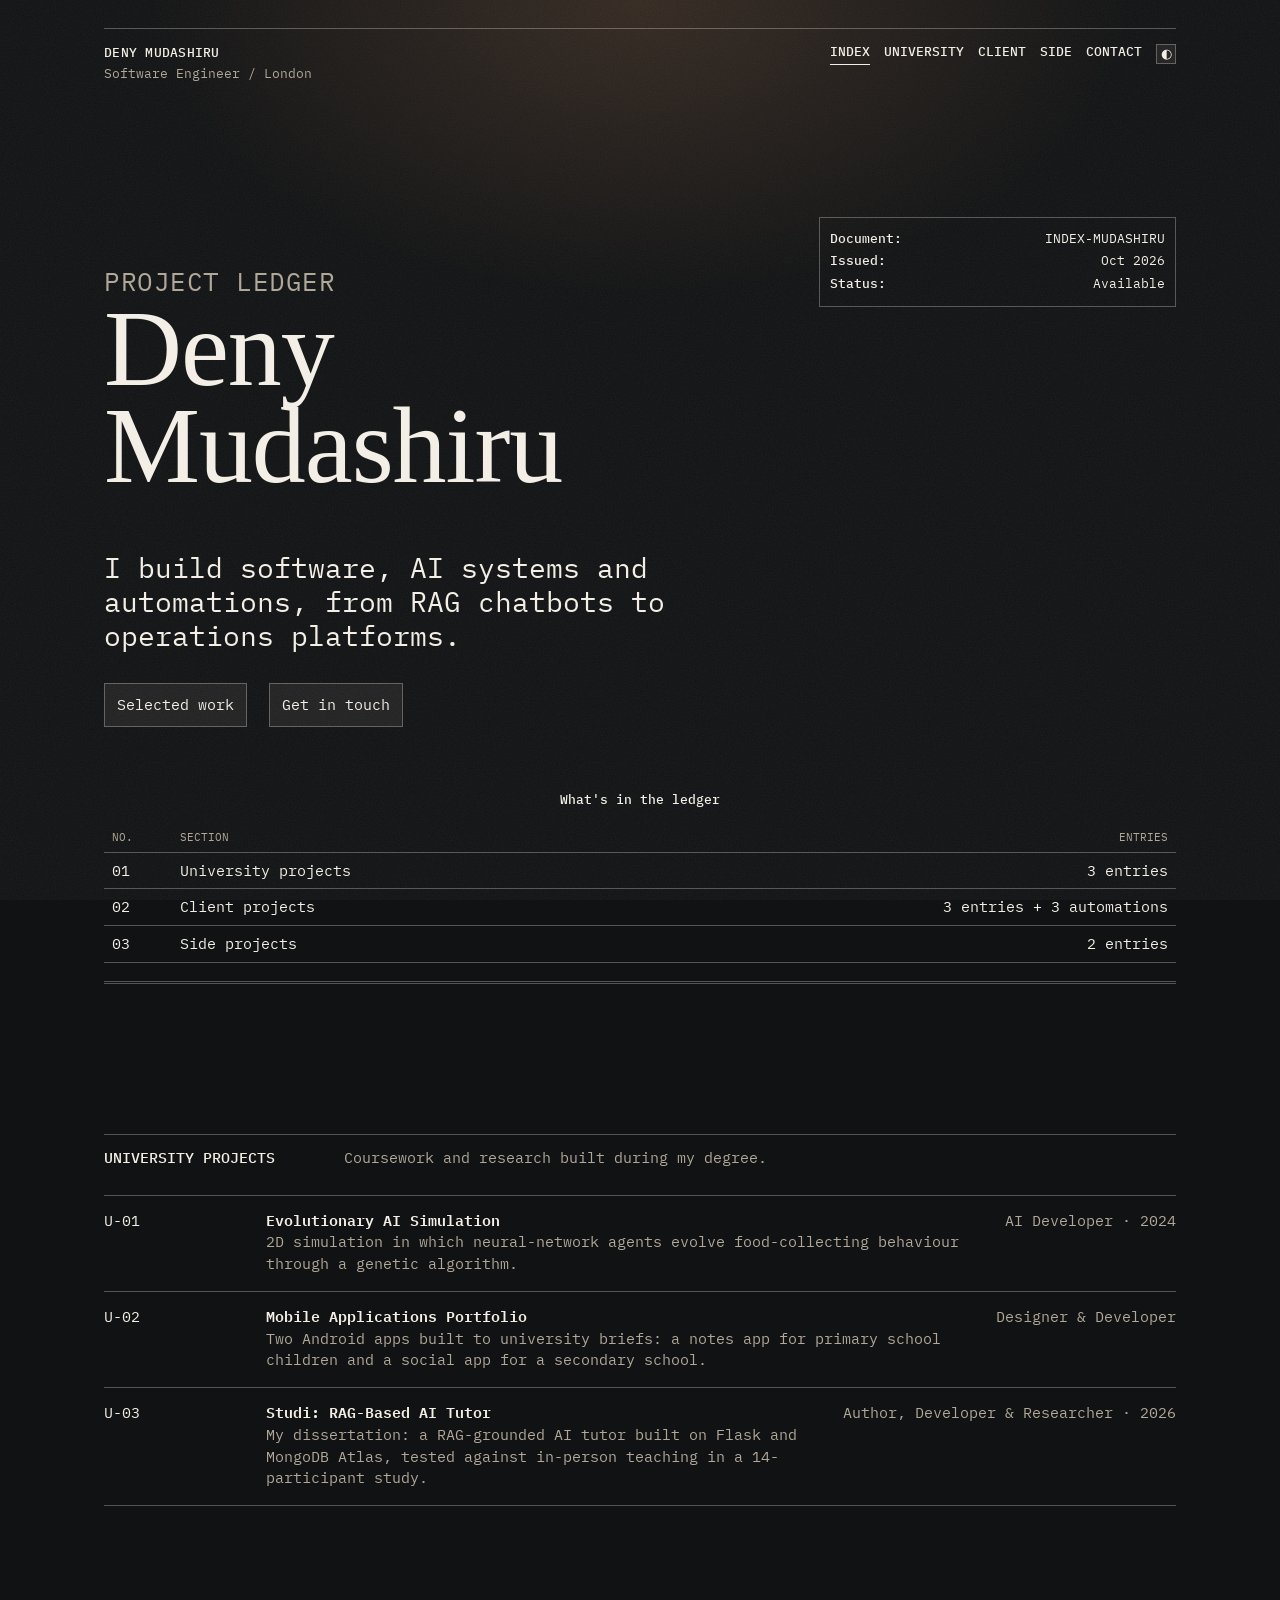
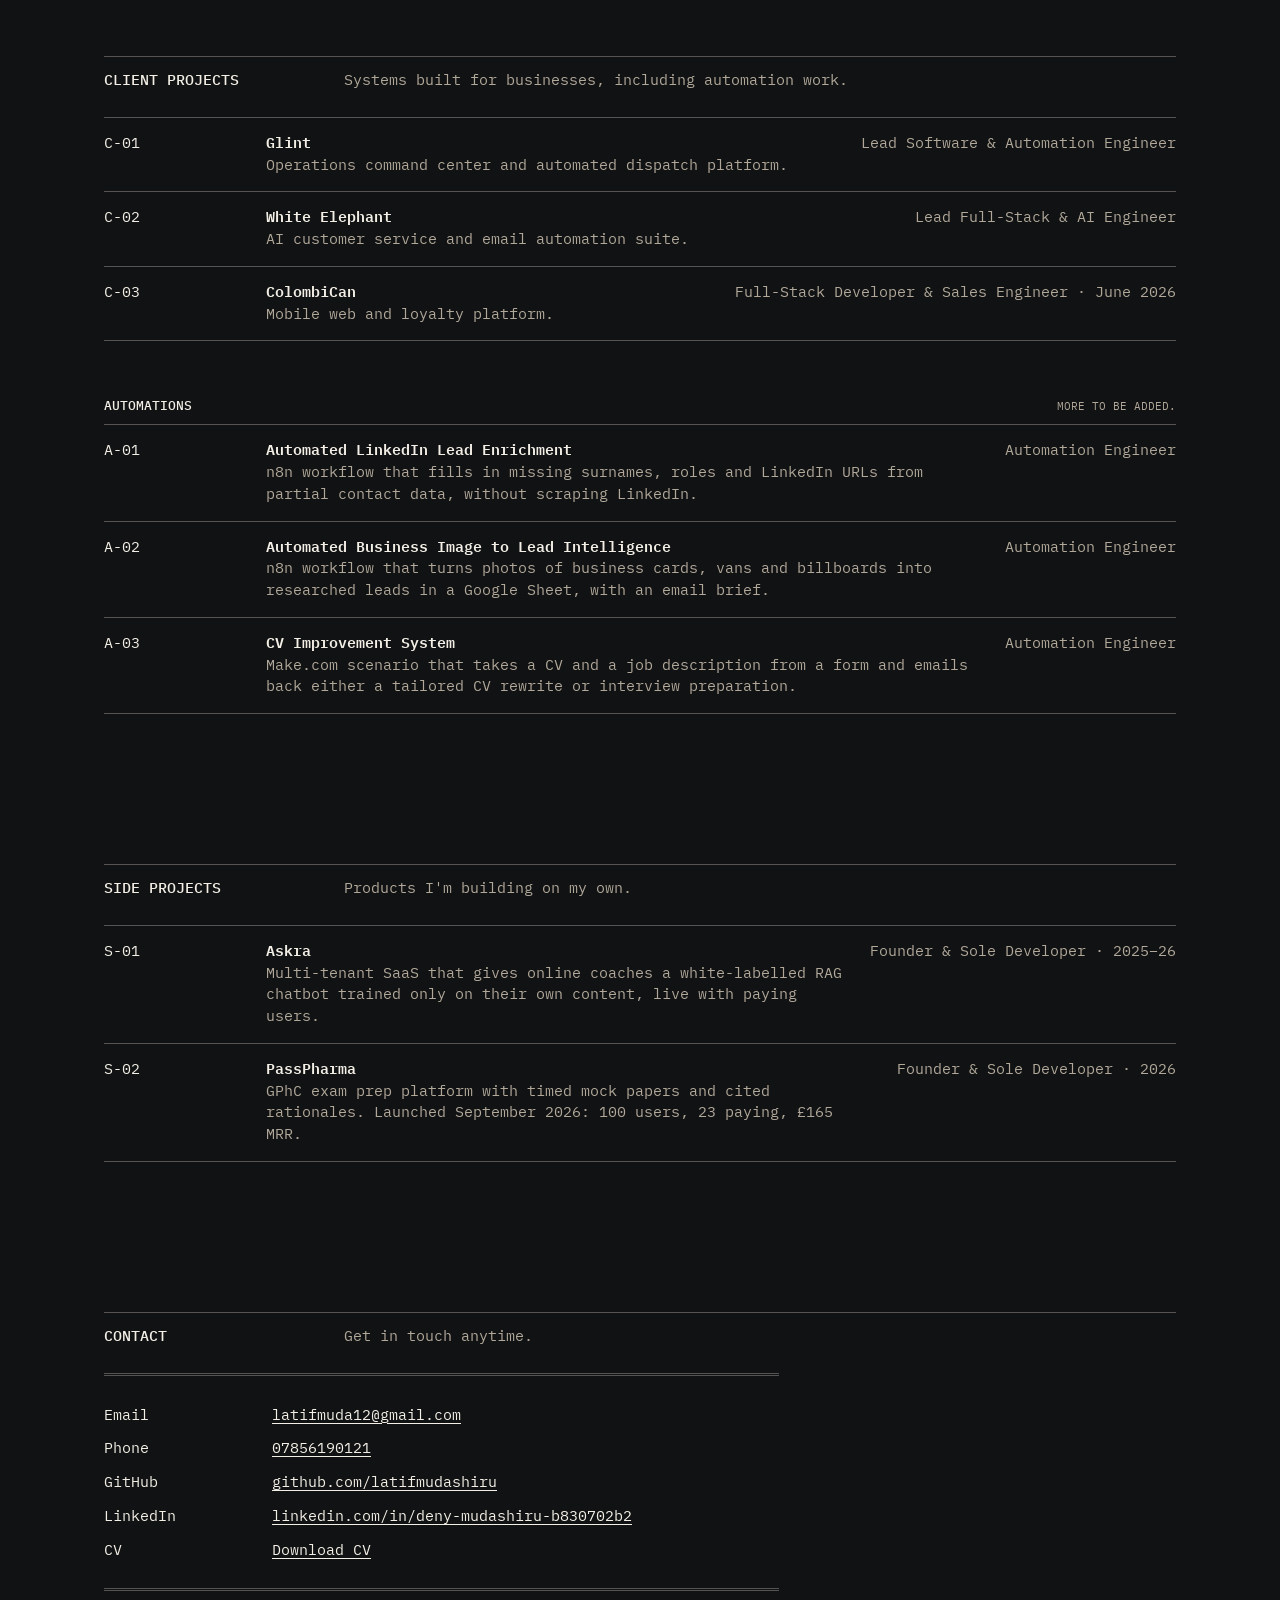
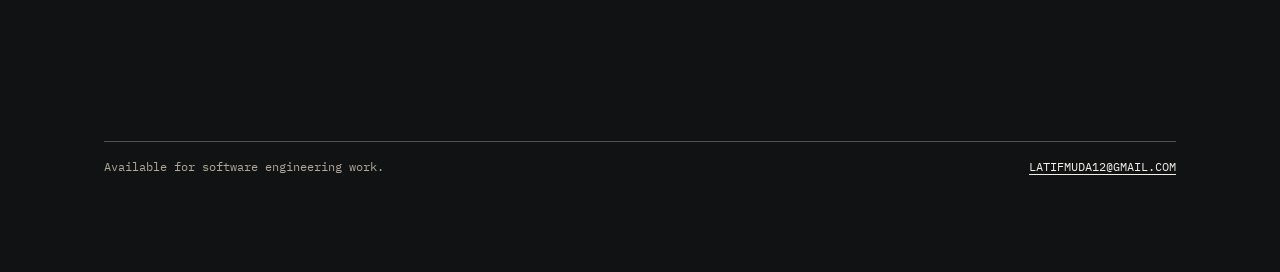
<file: index.html>
<!doctype html>
<html lang="en">
<head>
  <meta charset="utf-8">
  <meta name="viewport" content="width=device-width, initial-scale=1">
  <title>Deny Mudashiru - Portfolio</title>
  <meta name="description" content="University, client and side projects.">
  <script>
    try {
      var t = localStorage.getItem("theme");
      if (t) document.documentElement.dataset.theme = t;
    } catch (e) {}
  </script>
  <link rel="preconnect" href="https://fonts.googleapis.com">
  <link rel="preconnect" href="https://fonts.gstatic.com" crossorigin>
  <link href="https://fonts.googleapis.com/css2?family=IBM+Plex+Mono:wght@400;500;600&display=swap" rel="stylesheet">
  <link rel="stylesheet" href="assets/styles.css">
</head>
<body>
  <div class="wrap">
    <header class="site-header">
      <a class="brand" href="index.html">
        <strong data-site="name">Deny Mudashiru</strong>
        <span data-site="tagline">Software Engineer / Location</span>
      </a>
      <nav class="nav" aria-label="Main">
        <a href="index.html" aria-current="page">Index</a>
        <a href="#university">University</a>
        <a href="#client">Client</a>
        <a href="#side">Side</a>
        <a href="#contact">Contact</a>
        <button class="theme-toggle" type="button" aria-label="Toggle light and dark theme">◐</button>
      </nav>
    </header>

    <main>
      <section class="hero">
        <div>
          <p class="eyebrow">Project ledger</p>
          <h1 data-site="name">Deny Mudashiru</h1>
          <p class="lede" data-site="intro"></p>
          <div class="actions">
            <a class="btn" href="#client">Selected work</a>
            <a class="btn" href="#contact">Get in touch</a>
          </div>
        </div>
        <dl class="meta-box">
          <div><dt>Document:</dt><dd>INDEX-MUDASHIRU</dd></div>
          <div><dt>Issued:</dt><dd data-site="issued"></dd></div>
          <div><dt>Status:</dt><dd data-site="status"></dd></div>
        </dl>
      </section>

      <div class="index-wrap">
        <table class="index">
          <caption>What's in the ledger</caption>
          <thead>
            <tr><th scope="col">No.</th><th scope="col">Section</th><th scope="col">Entries</th></tr>
          </thead>
          <tbody data-index></tbody>
        </table>
      </div>

      <div data-work></div>
      <noscript><p>The project lists on this page need JavaScript to load.</p></noscript>

      <section class="block" id="contact">
        <div class="block-head">
          <h2>Contact</h2>
          <p>Get in touch anytime.</p>
        </div>
        <dl class="kv">
          <div>
            <dt>Email</dt>
            <dd><a data-site="email" data-site-email href="#"></a></dd>
          </div>
          <div data-optional>
            <dt>Phone</dt>
            <dd><a data-site="phone" data-site-tel href="#"></a></dd>
          </div>
          <div data-optional>
            <dt>GitHub</dt>
            <dd><a data-site-link="github" data-show-url href="#" target="_blank" rel="noopener">GitHub</a></dd>
          </div>
          <div data-optional>
            <dt>LinkedIn</dt>
            <dd><a data-site-link="linkedin" data-show-url href="#" target="_blank" rel="noopener">LinkedIn</a></dd>
          </div>
          <div data-optional>
            <dt>CV</dt>
            <dd><a data-site-link="cv" href="#">Download CV</a></dd>
          </div>
          <div data-optional>
            <dt>Call</dt>
            <dd><a data-site-link="booking" href="#">Book an intro call</a></dd>
          </div>
        </dl>
      </section>
    </main>

    <footer class="site-footer">
      <p>Available for software engineering work.</p>
      <a data-site="email" data-site-email href="#"></a>
    </footer>
  </div>

  <script src="assets/projects.js"></script>
  <script src="assets/site.js"></script>
</body>
</html>
</file>
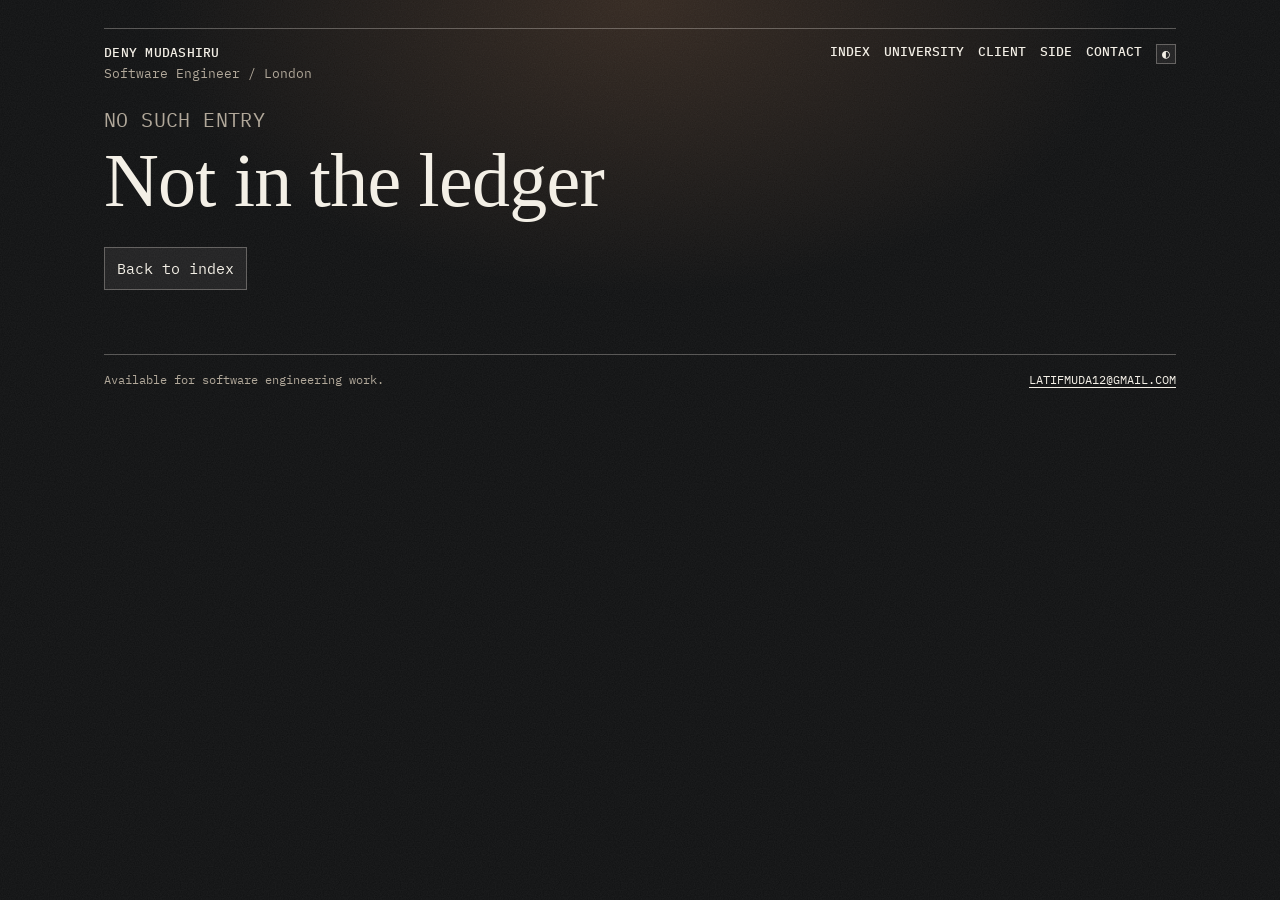
<file: project.html>
<!doctype html>
<html lang="en">
<head>
  <meta charset="utf-8">
  <meta name="viewport" content="width=device-width, initial-scale=1">
  <title>Project</title>
  <script>
    try {
      var t = localStorage.getItem("theme");
      if (t) document.documentElement.dataset.theme = t;
    } catch (e) {}
  </script>
  <link rel="preconnect" href="https://fonts.googleapis.com">
  <link rel="preconnect" href="https://fonts.gstatic.com" crossorigin>
  <link href="https://fonts.googleapis.com/css2?family=IBM+Plex+Mono:wght@400;500;600&display=swap" rel="stylesheet">
  <link rel="stylesheet" href="assets/styles.css">
</head>
<body>
  <div class="wrap">
    <header class="site-header">
      <a class="brand" href="index.html">
        <strong data-site="name">Deny Mudashiru</strong>
        <span data-site="tagline">Software Engineer / Location</span>
      </a>
      <nav class="nav" aria-label="Main">
        <a href="index.html">Index</a>
        <a href="index.html#university">University</a>
        <a href="index.html#client">Client</a>
        <a href="index.html#side">Side</a>
        <a href="index.html#contact">Contact</a>
        <button class="theme-toggle" type="button" aria-label="Toggle light and dark theme">◐</button>
      </nav>
    </header>

    <main data-project></main>
    <noscript><p>This page needs JavaScript to load the project.</p></noscript>

    <footer class="site-footer">
      <p>Available for software engineering work.</p>
      <a data-site="email" data-site-email href="#"></a>
    </footer>
  </div>

  <script src="assets/projects.js"></script>
  <script src="assets/site.js"></script>
</body>
</html>
</file>
<file: assets/styles.css>
:root {
  --bg: #111213;
  --fg: #f3efe6;
  --muted: #b1a89a;
  --rule: rgba(243, 239, 230, 0.3);
  --rule-soft: rgba(243, 239, 230, 0.16);
  --panel: rgba(243, 239, 230, 0.07);
  --glow: rgba(240, 163, 109, 0.16);
  --grain: 0.07;
  --mono: "IBM Plex Mono", "SFMono-Regular", Consolas, "Liberation Mono", Menlo, monospace;
  --serif: Georgia, "Times New Roman", serif;
  --label-col: 240px;
}

:root[data-theme="light"] {
  --bg: #f3efe6;
  --fg: #16171a;
  --muted: #6b6459;
  --rule: rgba(22, 23, 26, 0.32);
  --rule-soft: rgba(22, 23, 26, 0.16);
  --panel: rgba(22, 23, 26, 0.05);
  --glow: rgba(214, 120, 56, 0.16);
  --grain: 0.05;
}

*,
*::before,
*::after {
  box-sizing: border-box;
}

html {
  scroll-behavior: smooth;
  scroll-padding-top: 24px;
}

body {
  margin: 0;
  min-height: 100vh;
  background:
    radial-gradient(ellipse 55% 420px at 50% 0, var(--glow), transparent 70%),
    var(--bg);
  background-repeat: no-repeat;
  color: var(--fg);
  font-family: var(--mono);
  font-size: 15px;
  line-height: 1.45;
  -webkit-font-smoothing: antialiased;
}

/* Film grain */
body::before {
  content: "";
  position: fixed;
  inset: 0;
  z-index: 0;
  pointer-events: none;
  opacity: var(--grain);
  background-image: url("data:image/svg+xml,%3Csvg xmlns='http://www.w3.org/2000/svg' width='220' height='220'%3E%3Cfilter id='n'%3E%3CfeTurbulence type='fractalNoise' baseFrequency='.85' numOctaves='2' stitchTiles='stitch'/%3E%3CfeColorMatrix values='0 0 0 0 .6 0 0 0 0 .6 0 0 0 0 .6 0 0 0 1 0'/%3E%3C/filter%3E%3Crect width='100%25' height='100%25' filter='url(%23n)'/%3E%3C/svg%3E");
}

.wrap {
  position: relative;
  z-index: 1;
  max-width: 1120px;
  margin: 0 auto;
  padding: 28px 24px 0;
}

a {
  color: inherit;
  text-underline-offset: 3px;
  text-decoration-thickness: 1px;
}

a:focus-visible,
button:focus-visible {
  outline: 1px solid var(--fg);
  outline-offset: 3px;
}

p {
  margin: 0;
}

/* Header */
.site-header {
  display: flex;
  justify-content: space-between;
  align-items: flex-start;
  gap: 24px;
  padding-top: 14px;
  border-top: 1px solid var(--rule);
}

.brand {
  text-decoration: none;
  font-size: 13px;
  line-height: 1.6;
}

.brand strong {
  display: block;
  font-weight: 500;
  text-transform: uppercase;
  letter-spacing: 0.02em;
}

.brand span {
  color: var(--muted);
}

.nav {
  display: flex;
  flex-wrap: wrap;
  justify-content: flex-end;
  align-items: center;
  gap: 6px 14px;
  font-size: 13px;
  font-weight: 500;
  text-transform: uppercase;
}

.nav a {
  text-decoration: none;
  padding-bottom: 2px;
  border-bottom: 1px solid transparent;
}

.nav a:hover,
.nav a[aria-current="page"] {
  border-bottom-color: var(--fg);
}

.theme-toggle {
  width: 20px;
  height: 20px;
  padding: 0;
  border: 1px solid var(--rule);
  background: var(--panel);
  color: inherit;
  font: inherit;
  font-size: 13px;
  line-height: 1;
  cursor: pointer;
}

/* Hero */
.hero {
  display: grid;
  grid-template-columns: minmax(0, 1fr) 357px;
  gap: 40px;
  align-items: start;
  padding: 132px 0 64px;
}

.eyebrow {
  color: var(--muted);
  font-size: clamp(16px, 2.2vw, 26px);
  text-transform: uppercase;
  letter-spacing: 0.02em;
  margin-top: 46px;
}

h1 {
  margin: 0;
  font-family: var(--serif);
  font-weight: 400;
  font-size: clamp(52px, 9vw, 108px);
  line-height: 0.9;
  letter-spacing: -0.01em;
  overflow-wrap: break-word;
}

.lede {
  max-width: 640px;
  margin-top: 56px;
  font-size: clamp(18px, 2.3vw, 28px);
  line-height: 1.22;
}

.actions {
  display: flex;
  flex-wrap: wrap;
  gap: 12px 22px;
  margin-top: 30px;
}

.btn {
  display: inline-block;
  padding: 10px 12px;
  border: 1px solid var(--rule);
  background: var(--panel);
  text-decoration: none;
  font-size: 15px;
}

.btn:hover {
  border-color: var(--fg);
}

.meta-box {
  margin: 0;
  padding: 10px;
  border: 1px solid var(--rule);
  font-size: 13px;
}

.meta-box div {
  display: flex;
  justify-content: space-between;
  gap: 16px;
  padding: 2px 0;
}

.meta-box dt {
  font-weight: 500;
}

.meta-box dd {
  margin: 0;
  text-align: right;
}

/* Index table */
.index-wrap {
  margin-bottom: 150px;
  padding-bottom: 18px;
  border-bottom: 3px double var(--rule);
}

.index {
  width: 100%;
  border-collapse: collapse;
}

.index caption {
  padding-bottom: 14px;
  font-size: 13px;
  font-weight: 500;
}

.index th {
  padding: 6px 8px;
  color: var(--muted);
  font-size: 11px;
  font-weight: 400;
  text-align: left;
  text-transform: uppercase;
  border-bottom: 1px solid var(--rule);
}

.index td {
  padding: 7px 8px;
  border-bottom: 1px solid var(--rule);
}

.index th:first-child,
.index td:first-child {
  width: 68px;
}

.index th:last-child,
.index td:last-child {
  text-align: right;
}

.index a {
  text-decoration: none;
}

.index a:hover {
  text-decoration: underline;
}

/* Sections */
.block {
  margin-bottom: 150px;
  border-top: 1px solid var(--rule);
}

.block-head {
  display: grid;
  grid-template-columns: var(--label-col) minmax(0, 1fr);
  padding: 12px 0 26px;
}

h2 {
  margin: 0;
  font-size: 15px;
  font-weight: 500;
  text-transform: uppercase;
}

.block-head p {
  max-width: 540px;
  color: var(--muted);
}

/* Ledger rows */
.rows {
  border-top: 1px solid var(--rule);
}

.row {
  display: grid;
  grid-template-columns: 138px minmax(0, 1fr) auto;
  gap: 0 24px;
  padding: 14px 0 16px;
  border-bottom: 1px solid var(--rule);
  text-decoration: none;
}

a.row:hover {
  background: var(--panel);
}

a.row:hover .row-title {
  text-decoration: underline;
  text-underline-offset: 3px;
}

.row-title {
  display: block;
  font-weight: 600;
}

.row-sum,
.row-side {
  color: var(--muted);
}

.row-sum {
  display: block;
  max-width: 820px;
}

.row-side {
  text-align: right;
}

.sub-head {
  display: flex;
  justify-content: space-between;
  align-items: baseline;
  gap: 16px;
  margin-top: 56px;
  padding-bottom: 8px;
  color: var(--muted);
  font-size: 11px;
  text-transform: uppercase;
}

h3 {
  margin: 0;
  color: var(--fg);
  font-size: 13px;
  font-weight: 500;
  text-transform: uppercase;
}

/* Contact */
.kv {
  max-width: 675px;
  margin: 0;
  padding: 22px 0;
  border-top: 3px double var(--rule);
  border-bottom: 3px double var(--rule);
}

.kv div {
  display: grid;
  grid-template-columns: 168px minmax(0, 1fr);
  padding: 6px 0;
}

.kv dd {
  margin: 0;
}

/* Footer */
.site-footer {
  display: flex;
  flex-wrap: wrap;
  justify-content: space-between;
  gap: 8px 24px;
  padding: 16px 0 96px;
  border-top: 1px solid var(--rule);
  font-size: 12px;
}

.site-footer p {
  color: var(--muted);
}

.site-footer a {
  text-transform: uppercase;
}

/* Project page */
.back {
  display: inline-block;
  margin-top: 72px;
  color: var(--muted);
  font-size: 13px;
  text-transform: uppercase;
}

.hero.project {
  padding-top: 20px;
}

.hero.project h1 {
  font-size: clamp(40px, 6.4vw, 76px);
  line-height: 0.96;
}

.hero.project .eyebrow {
  margin-top: 0;
  margin-bottom: 10px;
  font-size: clamp(14px, 1.7vw, 20px);
}

.hero.project .lede {
  margin-top: 36px;
  font-size: clamp(17px, 1.9vw, 22px);
  line-height: 1.3;
}

.detail {
  display: grid;
  grid-template-columns: var(--label-col) minmax(0, 1fr);
  padding: 14px 0 34px;
  border-top: 1px solid var(--rule);
}

.detail-body {
  max-width: 720px;
}

.detail-body > * + * {
  margin-top: 14px;
}

.detail.wide {
  grid-template-columns: minmax(0, 1fr);
  gap: 18px;
}

.detail.wide .detail-body {
  max-width: none;
}

.points {
  margin-bottom: 0;
}

.points div + div {
  margin-top: 16px;
}

.points dt {
  font-weight: 600;
}

.points dd {
  margin: 2px 0 0;
  color: var(--muted);
}

.tags {
  display: flex;
  flex-wrap: wrap;
  gap: 8px;
  margin-bottom: 0;
  padding: 0;
  list-style: none;
}

.tags li {
  padding: 4px 9px;
  border: 1px solid var(--rule);
  background: var(--panel);
  font-size: 13px;
}

/* Cover image */
.cover {
  margin: 0 0 72px;
}

.cover button,
.gallery-stage {
  display: grid;
  place-items: center;
  width: 100%;
  padding: 0;
  border: 1px solid var(--rule);
  background: var(--panel);
  cursor: zoom-in;
}

.cover button:hover,
.gallery-stage:hover {
  border-color: var(--fg);
}

.cover img {
  display: block;
  max-width: 100%;
  max-height: 640px;
}

.cover.multi {
  display: flex;
  flex-wrap: wrap;
  justify-content: center;
  gap: 16px;
  padding: 24px 16px;
  border: 1px solid var(--rule);
  background: var(--panel);
}

.cover.multi button {
  flex: 0 1 210px;
  width: auto;
  background: none;
}

.cover.multi img {
  width: 100%;
}

.bullets {
  margin-bottom: 0;
  padding-left: 20px;
  list-style: square;
}

.bullets li + li {
  margin-top: 6px;
}

/* An app inside a multi-app project */
.app {
  margin-top: 110px;
}

.app-head {
  padding-bottom: 30px;
}

.app-head .eyebrow {
  margin: 0 0 8px;
  font-size: 14px;
}

.app-title {
  font-family: var(--serif);
  font-size: clamp(32px, 4.8vw, 56px);
  font-weight: 400;
  line-height: 1;
  text-transform: none;
}

.app-head .lede {
  margin-top: 18px;
  font-size: clamp(16px, 1.7vw, 20px);
  line-height: 1.3;
}

/* Gallery */
.gallery-note {
  max-width: 820px;
  color: var(--muted);
}

.gallery-stage {
  height: clamp(240px, 52vw, 600px);
}

.gallery-stage {
  grid-template: minmax(0, 1fr) / minmax(0, 1fr);
}

/* Fit inside the stage without enlarging small (phone-sized) screenshots */
.gallery-stage img {
  max-width: 100%;
  max-height: 100%;
  object-fit: contain;
}

.gallery-bar {
  display: flex;
  justify-content: space-between;
  align-items: center;
  gap: 16px;
  margin-top: 12px;
  font-size: 13px;
}

.gallery-bar .btn {
  padding: 6px 10px;
  color: inherit;
  font: inherit;
  font-size: 13px;
  cursor: pointer;
}

.gallery-caption {
  margin-left: 12px;
  color: var(--muted);
}

.thumbs {
  position: relative;
  display: flex;
  gap: 8px;
  margin-top: 12px;
  padding-bottom: 10px;
  overflow-x: auto;
  scrollbar-width: thin;
  scrollbar-color: var(--rule) transparent;
}

.thumb {
  flex: 0 0 132px;
  height: 84px;
  padding: 0;
  border: 1px solid var(--rule-soft);
  background: var(--panel);
  opacity: 0.55;
  cursor: pointer;
}

.thumb:hover,
.thumb[aria-current="true"] {
  opacity: 1;
}

.thumb[aria-current="true"] {
  border-color: var(--fg);
}

.thumb img {
  display: block;
  width: 100%;
  height: 100%;
  object-fit: cover;
  object-position: top;
}

.lightbox {
  max-width: 96vw;
  max-height: 96vh;
  padding: 0;
  border: 1px solid var(--rule);
  background: var(--bg);
  cursor: zoom-out;
}

.lightbox::backdrop {
  background: rgba(0, 0, 0, 0.86);
}

.lightbox img {
  display: block;
  max-width: 96vw;
  max-height: 94vh;
}

.pending {
  color: var(--muted);
}

.pending::before {
  content: "[ ";
}

.pending::after {
  content: " ]";
}

.shots {
  display: grid;
  grid-template-columns: repeat(auto-fill, minmax(260px, 1fr));
  gap: 16px;
}

.shot-empty {
  display: grid;
  place-items: center;
  aspect-ratio: 16 / 10;
  border: 1px dashed var(--rule);
  background: var(--panel);
  color: var(--muted);
  font-size: 12px;
  text-transform: uppercase;
}

.pager {
  display: flex;
  justify-content: space-between;
  gap: 24px;
  margin: 40px 0 120px;
  padding-top: 14px;
  border-top: 3px double var(--rule);
  font-size: 13px;
}

.pager a:last-child {
  margin-left: auto;
  text-align: right;
}

.pager small {
  display: block;
  color: var(--muted);
  font-size: 11px;
  text-transform: uppercase;
}

@media (max-width: 860px) {
  .hero {
    grid-template-columns: 1fr;
    padding: 72px 0 48px;
  }

  .hero .meta-box {
    order: -1;
    max-width: 357px;
  }

  .eyebrow {
    margin-top: 0;
  }

  .lede {
    margin-top: 32px;
  }

  .index-wrap,
  .block {
    margin-bottom: 88px;
  }
}

@media (max-width: 640px) {
  .wrap {
    padding: 16px 16px 0;
  }

  .site-header {
    flex-direction: column;
    gap: 12px;
  }

  .nav {
    justify-content: flex-start;
  }

  .block-head,
  .detail {
    grid-template-columns: 1fr;
    gap: 8px;
  }

  .row {
    grid-template-columns: 52px minmax(0, 1fr);
  }

  .row-side {
    grid-column: 2;
    margin-top: 4px;
    text-align: left;
    font-size: 12px;
  }

  .kv div {
    grid-template-columns: 84px minmax(0, 1fr);
  }

  .index th:last-child,
  .index td:last-child {
    display: none;
  }
}

@media (prefers-reduced-motion: reduce) {
  html {
    scroll-behavior: auto;
  }
}
</file>
